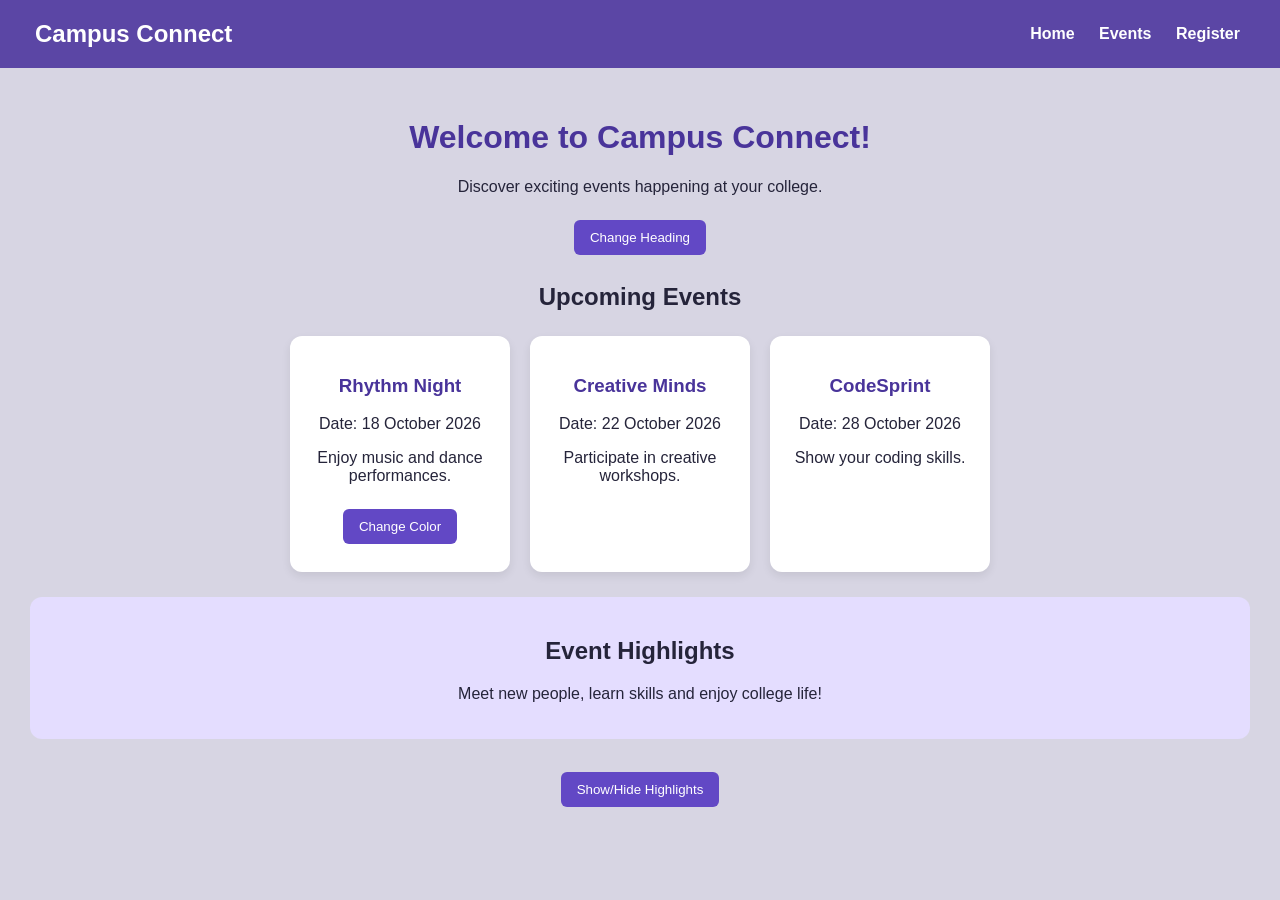
<file: index.html>
<!DOCTYPE html>
<html>
<head>
    <title>Campus Connect</title>
    <link rel="stylesheet" href="style.css">
    <script src="script.js" defer></script>
</head>
<body>
    <header>
        <h2>Campus Connect</h2>
        <nav>
            <a href="index.html">Home</a>
            <a href="events.html">Events</a>
            <a href="register.html">Register</a>
        </nav>
    </header>

    <main>
        <h1 id="heading">Welcome to Campus Connect!</h1>
        <p>Discover exciting events happening at your college.</p>

        <button onclick="changeHeading()">Change Heading</button>

        <h2>Upcoming Events</h2>

        <div class="container">
            <div class="card" id="card1">
                <h3>Rhythm Night</h3>
                <p>Date: 18 October 2026</p>
                <p>Enjoy music and dance performances.</p>
                <button onclick="changeColor()">Change Color</button>
            </div>

            <div class="card">
                <h3>Creative Minds</h3>
                <p>Date: 22 October 2026</p>
                <p>Participate in creative workshops.</p>
            </div>

            <div class="card">
                <h3>CodeSprint</h3>
                <p>Date: 28 October 2026</p>
                <p>Show your coding skills.</p>
            </div>
        </div>

        <section id="highlights">
            <h2>Event Highlights</h2>
            <p>Meet new people, learn skills and enjoy college life!</p>
        </section>

        <button onclick="toggleHighlights()">Show/Hide Highlights</button>
    </main>
</body>
</html>
</file>
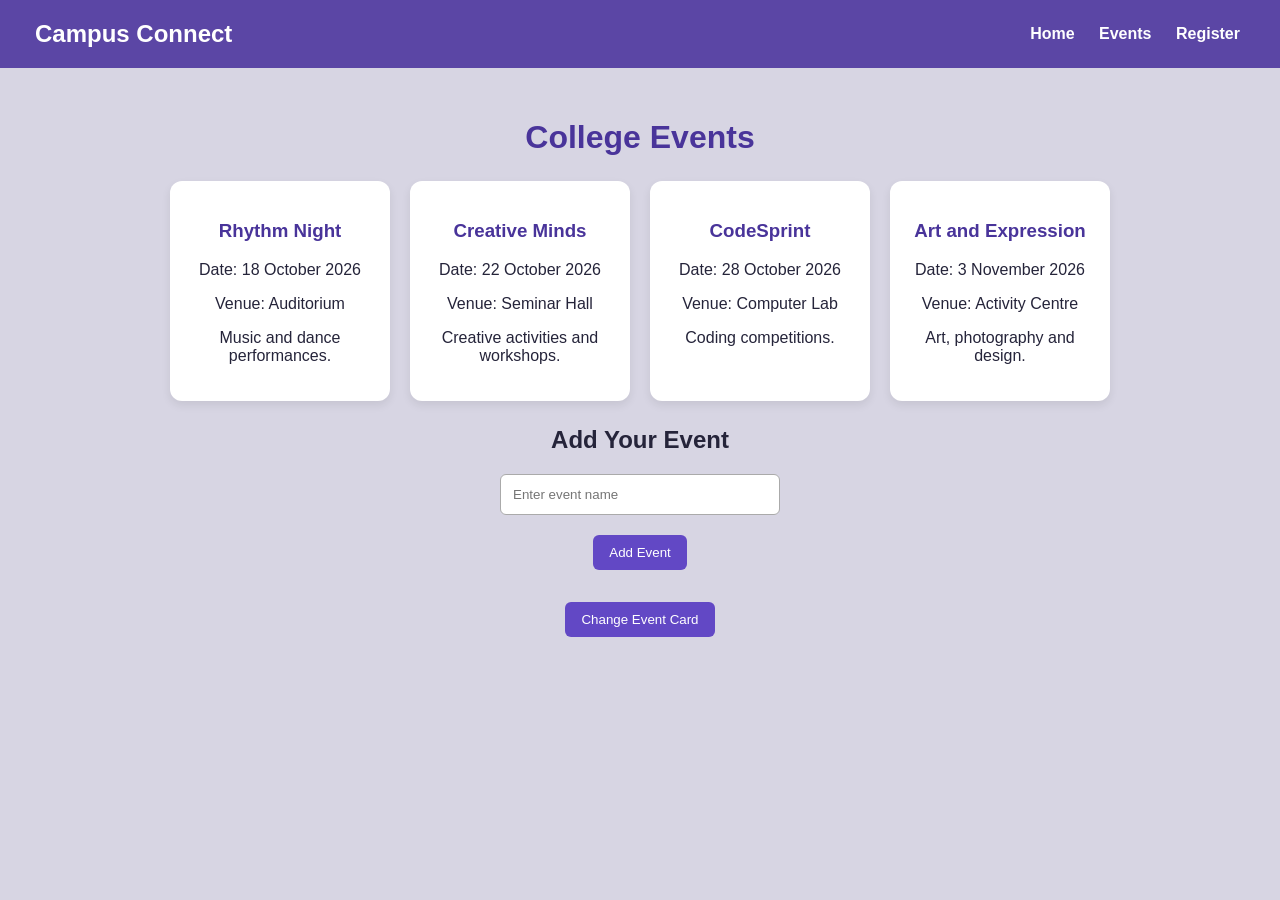
<file: events.html>
<!DOCTYPE html>
<html>
<head>
    <title>College Events</title>
    <link rel="stylesheet" href="style.css">
    <script src="script.js" defer></script>
</head>
<body>
    <header>
        <h2>Campus Connect</h2>
        <nav>
            <a href="index.html">Home</a>
            <a href="events.html">Events</a>
            <a href="register.html">Register</a>
        </nav>
    </header>

    <main>
        <h1>College Events</h1>

        <div class="container">
            <div class="card">
                <h3>Rhythm Night</h3>
                <p>Date: 18 October 2026</p>
                <p>Venue: Auditorium</p>
                <p>Music and dance performances.</p>
            </div>

            <div class="card">
                <h3>Creative Minds</h3>
                <p>Date: 22 October 2026</p>
                <p>Venue: Seminar Hall</p>
                <p>Creative activities and workshops.</p>
            </div>

            <div class="card">
                <h3>CodeSprint</h3>
                <p>Date: 28 October 2026</p>
                <p>Venue: Computer Lab</p>
                <p>Coding competitions.</p>
            </div>

            <div class="card" id="eventCard">
                <h3>Art and Expression</h3>
                <p>Date: 3 November 2026</p>
                <p>Venue: Activity Centre</p>
                <p>Art, photography and design.</p>
            </div>
        </div>

        <h2>Add Your Event</h2>

        <input type="text" id="eventName"
               placeholder="Enter event name">

        <button onclick="addEvent()">Add Event</button>

        <p id="eventMessage"></p>
        <div id="eventList"></div>

        <button onclick="changeEventCard()">
            Change Event Card
        </button>
    </main>
</body>
</html>
</file>
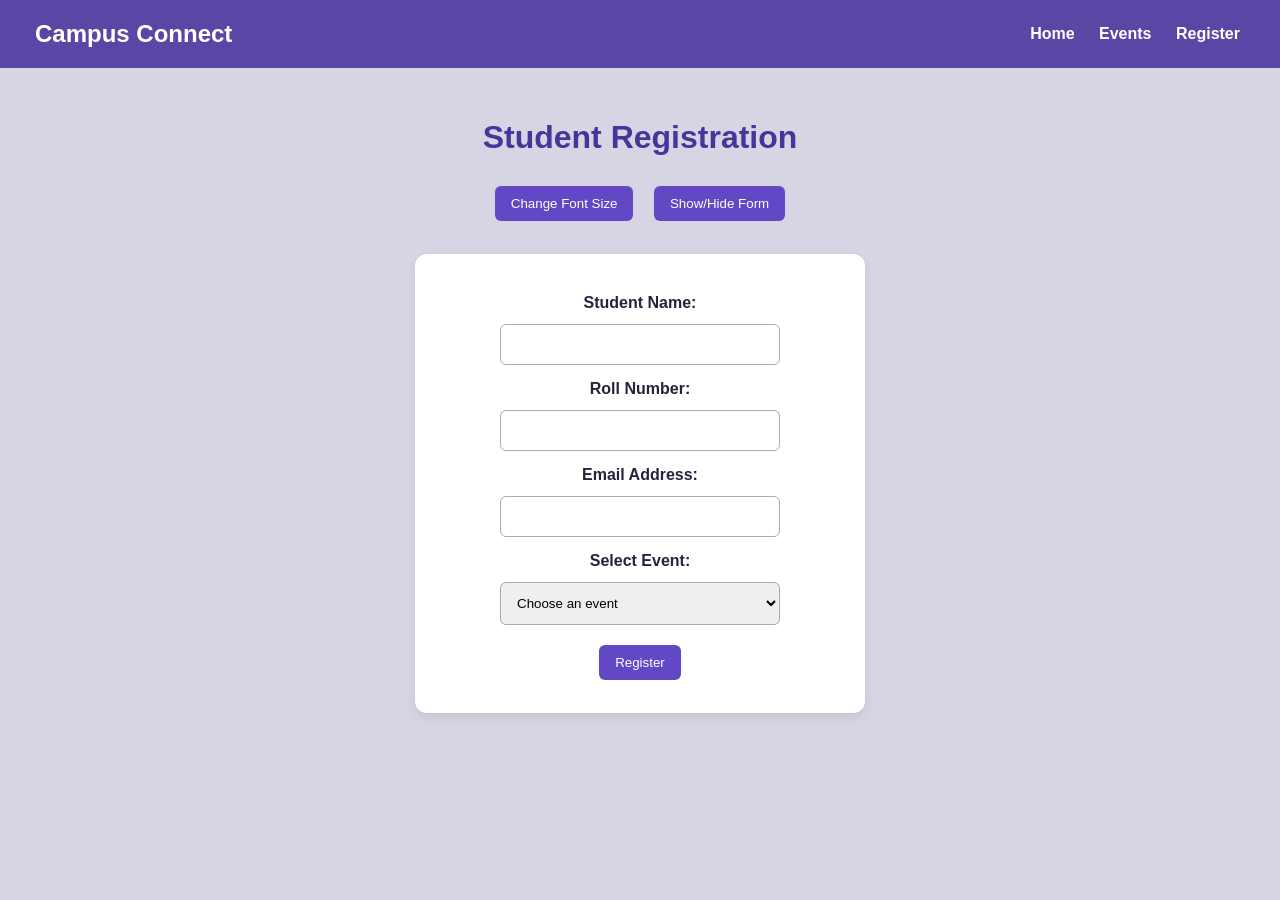
<file: register.html>
<!DOCTYPE html>
<html>
<head>
    <title>Event Registration</title>
    <link rel="stylesheet" href="style.css">
    <script src="script.js" defer></script>
</head>
<body>
    <header>
        <h2>Campus Connect</h2>
        <nav>
            <a href="index.html">Home</a>
            <a href="events.html">Events</a>
            <a href="register.html">Register</a>
        </nav>
    </header>

    <main>
        <h1 id="registerHeading">Student Registration</h1>

        <button onclick="changeFontSize()">Change Font Size</button>
        <button onclick="toggleForm()">Show/Hide Form</button>

        <form id="registrationForm">
            <label>Student Name:</label>
            <input type="text" id="studentName">

            <label>Roll Number:</label>
            <input type="text" id="rollNumber">

            <label>Email Address:</label>
            <input type="email" id="email">

            <label>Select Event:</label>
            <select id="eventSelection">
                <option value="">Choose an event</option>
                <option>Rhythm Night</option>
                <option>Creative Minds</option>
                <option>CodeSprint</option>
                <option>Art and Expression</option>
            </select>

            <button type="button" onclick="registerStudent()">
                Register
            </button>
        </form>

        <p id="message"></p>
    </main>
</body>
</html>
</file>
<file: style.css>
body {
    font-family: Arial, sans-serif;
    margin: 0;
    background-color: #d7d5e3;
    color: #25243a;
}

header {
    background-color: #5b46a5;
    color: white;
    padding: 15px 30px;
    display: flex;
    justify-content: space-between;
    align-items: center;
    flex-wrap: wrap;
}

header h2 {
    margin: 5px;
}

nav a {
    color: white;
    text-decoration: none;
    margin: 10px;
    font-weight: bold;
}

nav a:hover {
    color: #ffd66b;
}

main {
    padding: 30px;
    text-align: center;
}

h1 {
    color: #49349a;
}

.container {
    display: flex;
    justify-content: center;
    flex-wrap: wrap;
    gap: 20px;
    margin: 25px 0;
}

.card {
    background-color: white;
    padding: 20px;
    width: 220px;
    border-radius: 12px;
    box-shadow: 0 4px 10px #00000015;
    box-sizing: border-box;
}

.card h3 {
    color: #49349a;
}

button {
    background-color: #6248c5;
    color: white;
    padding: 10px 16px;
    margin: 8px;
    border: none;
    border-radius: 6px;
    cursor: pointer;
}

button:hover {
    background-color: #35256d;
}

#highlights {
    background-color: #e4ddff;
    padding: 20px;
    margin: 25px auto;
    border-radius: 12px;
}

input, select {
    display: block;
    width: 280px;
    max-width: 100%;
    box-sizing: border-box;
    padding: 12px;
    margin: 12px auto;
    border: 1px solid #aaa;
    border-radius: 6px;
}

label {
    display: block;
    margin-top: 15px;
    font-weight: bold;
}

form {
    background-color: white;
    padding: 25px;
    max-width: 400px;
    margin: 25px auto;
    border-radius: 12px;
    box-shadow: 0 4px 10px #00000015;
}

@media (max-width: 600px) {
    header {
        flex-direction: column;
    }

    nav a {
        display: inline-block;
        margin: 5px;
    }

    main {
        padding: 15px;
    }

    .card {
        width: 100%;
    }
}
</file>
